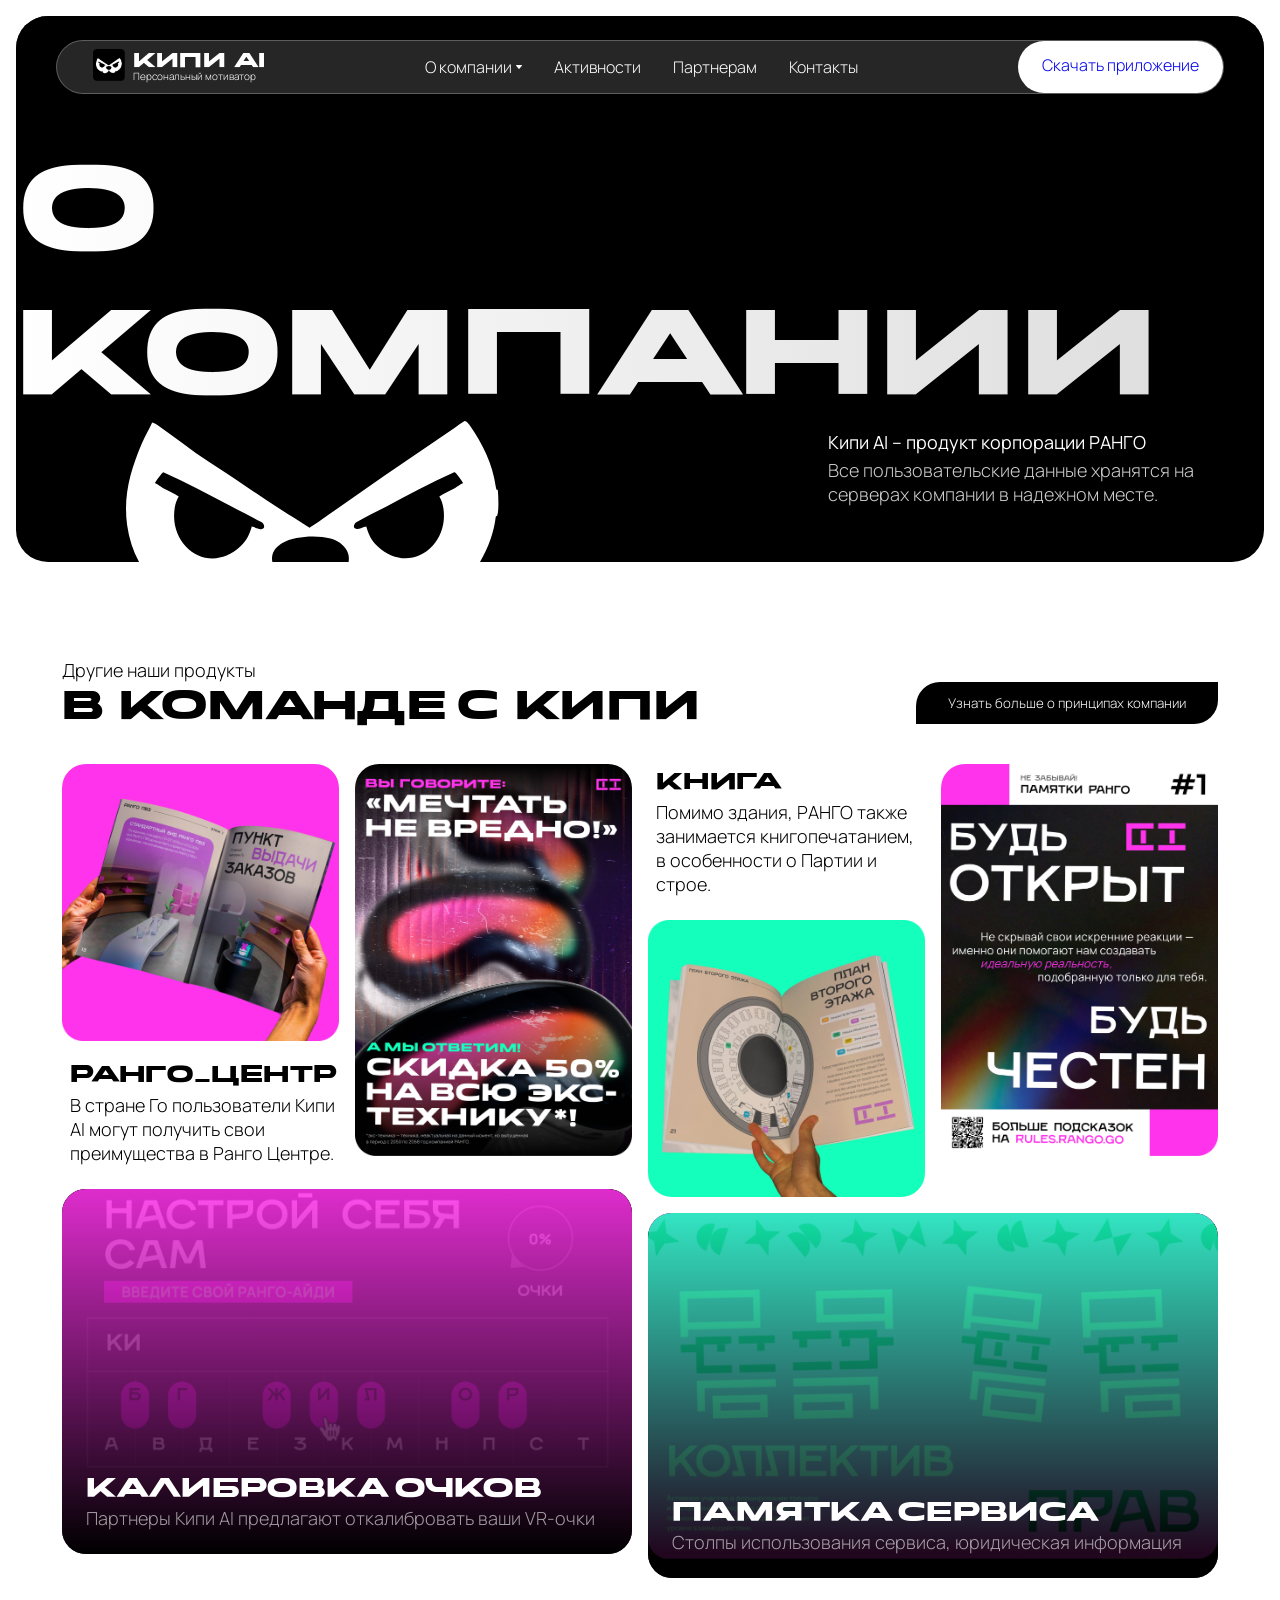
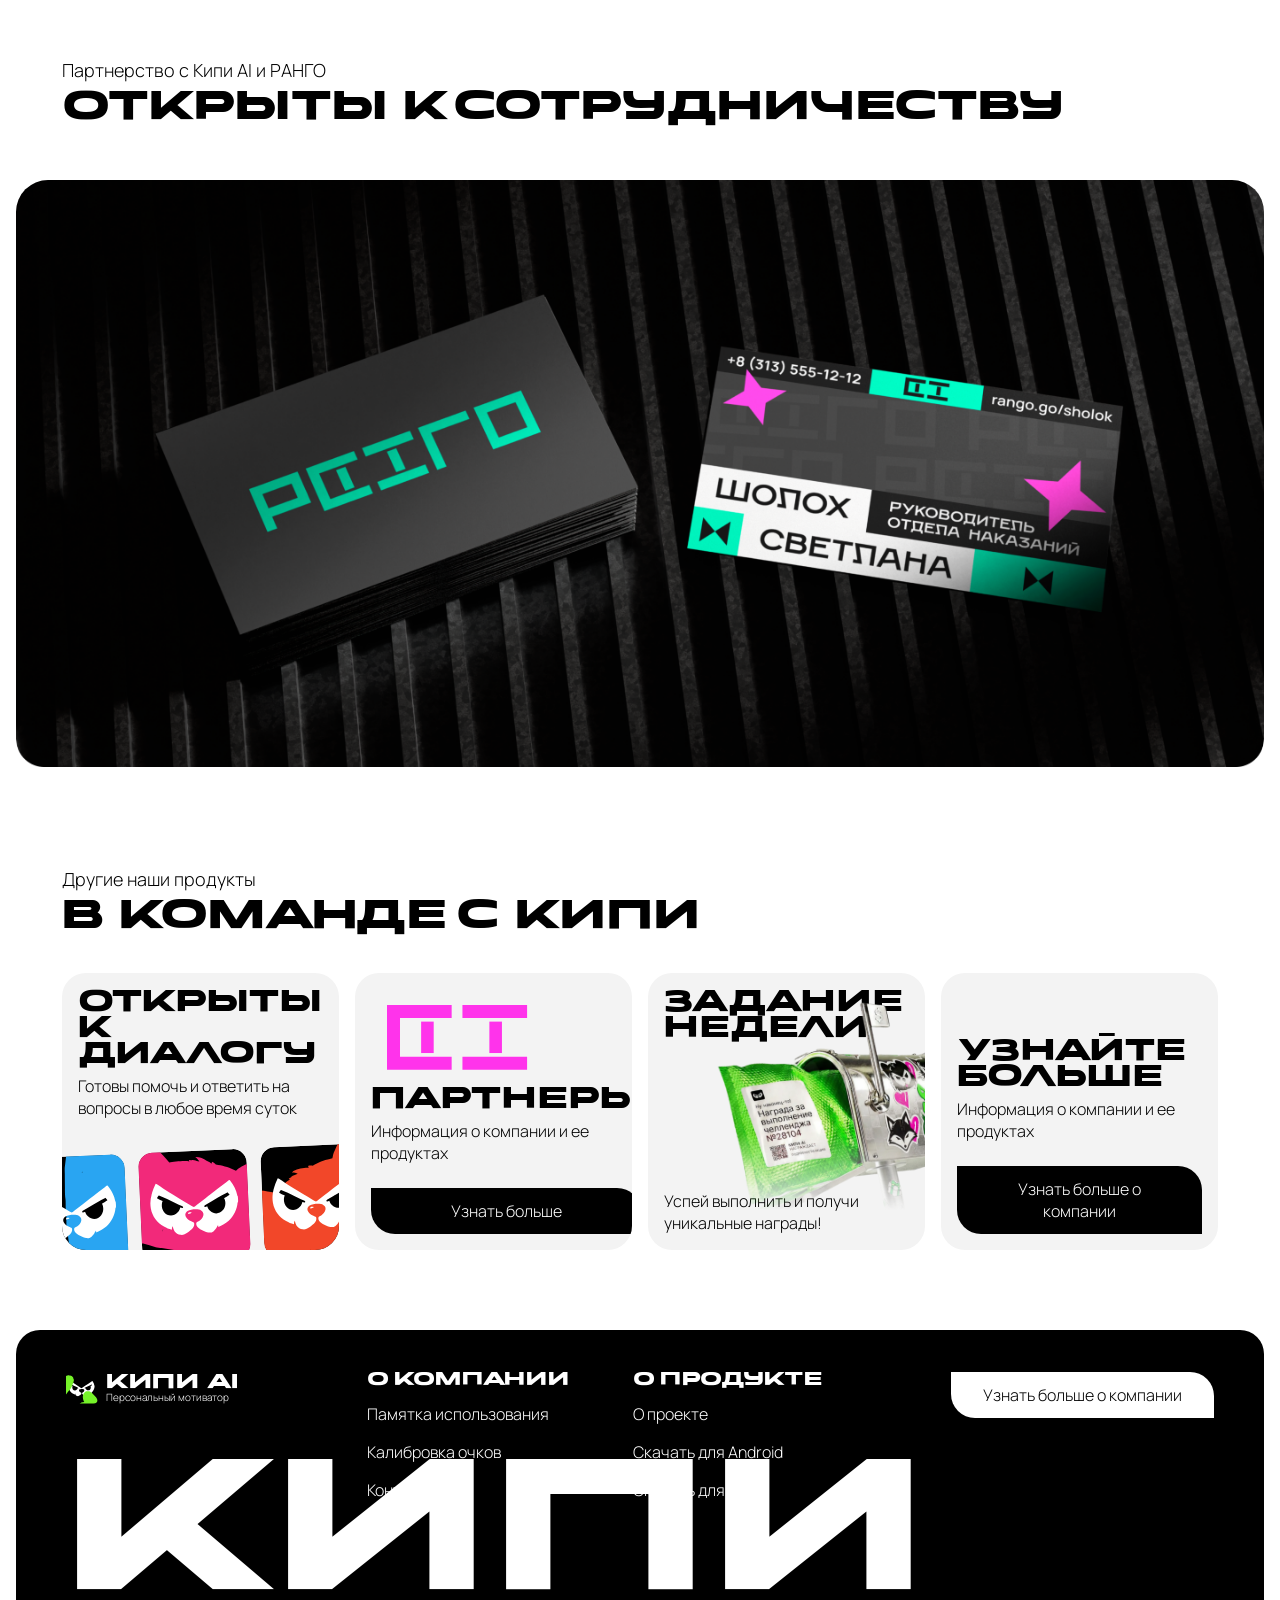
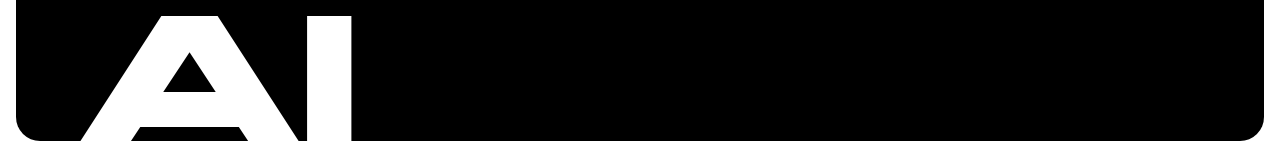
<file: about.html>
<!DOCTYPE html>
<html lang="en">
<head>
    <meta charset="UTF-8">
    <title>О компании</title>
    <link href="styles/style.css" rel="stylesheet"/>
    <link href="styles/fonts.css" rel="stylesheet"/>
    <link href="styles/about.css" rel="stylesheet"/>

    <meta name="viewport" content="width=device-width, initial-scale=1.0">

    <meta http-equiv="Cache-Control" content="no-cache, no-store, must-revalidate">
    <meta http-equiv="Pragma" content="no-cache">
    <meta http-equiv="Expires" content="0">
</head>
<body>

<div class="wrapper banner">
    <div class="nav-wrapper">
        <nav>
            <div class="nav-inner">
                <a class="logo" href="index.html">
                    <div>
                        <img alt="logo" class="logo-img" src="assets/images/logo.png"/>
                    </div>
                    <div class="logo-text">
                        <p class="logo-title">КИПИ AI</p>
                        <p class="logo-description">Персональный мотиватор</p>
                    </div>
                </a>

                <label class="nav-burger" for="navbar-burger">
                    <input type="checkbox" name="navbar-burger" id="navbar-burger" class="nav-burger-checkbox"/>

                    <img src="assets/images/burger.svg" alt="burger" class="nav-burger-image-inactive"/>
                    <img src="assets/images/burger-close.svg" alt="burger" class="nav-burger-image-active"/>
                </label>

                <div class="nav-items">
                    <a class="nav-item" href="about.html">
                        О компании
                        <img alt="dropdown" src="assets/images/dropdown-arrow.svg">
                    </a>
                    <a class="nav-item" href="activities.html">Активности</a>
                    <a class="nav-item" href="about.html#collaborate">Партнерам</a>
                    <a class="nav-item" href="about.html#collaborate">Контакты</a>
                </div>
            </div>
            <div class="nav-items-mobile">
                <div class="nav-mobile-wrapper">
                    <a class="nav-item" href="about.html">
                        О компании
                        <img alt="dropdown" src="assets/images/dropdown-arrow.svg">
                    </a>
                    <a class="nav-item" href="activities.html">Активности</a>
                    <a class="nav-item" href="about.html#collaborate">Партнерам</a>
                    <a class="nav-item" href="about.html#collaborate">Контакты</a>
                </div>
            </div>
            <a class="download-button" href="https://apps.apple.com/ru/app/orwell-keeping-an-eye-on-you/id1476541931?l=en-GB">
                Скачать приложение
            </a>
        </nav>
    </div>

    <div class="kipi">
        <img alt="kipi-mask" class="kipi-mask" src="assets/images/kipi-mask.svg">
        <img alt="kipi-eyes-angry" class="kipi-eyes kipi-eyes-angry kipi-eyes-active" src="assets/images/kipi-eyes-angry.svg">
    </div>

    <p class="banner-title">О КОМПАНИИ</p>
    <div class="banner-content banner-content-main">
        <div class="quote">
            <p class="quote-title">Кипи AI – продукт корпорации РАНГО</p>
            <p class="quote-content">
                Все пользовательские данные хранятся на серверах компании в надежном месте.
            </p>
        </div>
    </div>
</div>

<div class="rango-corp card">
    <div class="card-header">
        <div class="card-info">
            <p class="card-description">Другие наши продукты</p>
            <p class="card-title">в команде с кипи</p>
        </div>
        <button class="card-button">Узнать больше о принципах компании</button>
    </div>
    <div class="rango-corp-cards">
        <div class="rango-corp-column">
            <div class="rango-corp-small-cards">
                <div class="rango-corp-small-card">
                    <img alt="pvz" class="rango-corp-small-card-image" src="assets/images/rango/rango-center.png"/>
                    <div class="rango-corp-small-card-content">
                        <p class="rango-corp-small-card-title">
                            РАНГО_ЦЕНТР
                        </p>
                        <p class="rango-corp-small-card-description">
                            В стране Го пользователи Кипи AI могут получить свои преимущества в Ранго Центре.
                        </p>
                    </div>
                </div>
                <div class="rango-corp-small-card">
                    <img alt="dream" class="rango-corp-small-card-image" src="assets/images/rango/dream.png"/>
                </div>
            </div>
            <a class="rango-corp-big-card" href="404.html">
                <div class="rango-corp-big-card-purple"></div>
                <img alt="logo" class="rango-corp-big-card-img" src="assets/images/team/calibrate.png"/>
                <p class="rango-corp-big-card-title">
                    Калибровка очков
                </p>
                <p class="rango-corp-big-card-description">
                    Партнеры Кипи AI предлагают откалибровать ваши VR-очки
                </p>
            </a>
        </div>
        <div class="rango-corp-column">
            <div class="rango-corp-small-cards">
                <div class="rango-corp-small-card">
                    <div class="rango-corp-small-card-content">
                        <p class="rango-corp-small-card-title">
                            КНИГА
                        </p>
                        <p class="rango-corp-small-card-description">
                            Помимо здания, РАНГО также занимается книгопечатанием, в особенности о Партии и строе.
                        </p>
                    </div>
                    <img alt="book" class="rango-corp-small-card-image" src="assets/images/rango/book.png"/>
                </div>
                <div class="rango-corp-small-card">
                    <img alt="reminder" class="rango-corp-small-card-image" src="assets/images/rango/reminder.png"/>
                </div>
            </div>
            <a class="rango-corp-big-card" href="404.html">
                <div class="rango-corp-big-card-green"></div>
                <img alt="logo" class="rango-corp-big-card-img" src="assets/images/team/info.png"/>
                <p class="rango-corp-big-card-title">
                    ПАМЯТКА СЕРВИСА
                </p>
                <p class="rango-corp-big-card-description">
                    Столпы использования сервиса, юридическая информация
                </p>
            </a>
        </div>
    </div>
    <div class="rango-corp-cards-mobile">
        <div class="rango-corp-small-card">
            <img alt="pvz" class="rango-corp-small-card-image" src="assets/images/rango/rango-center.png"/>
            <div class="rango-corp-small-card-content">
                <p class="rango-corp-small-card-title">
                    РАНГО_ЦЕНТР
                </p>
                <p class="rango-corp-small-card-description">
                    В стране Го пользователи Кипи AI могут получить свои преимущества в Ранго Центре.
                </p>
            </div>
        </div>
        <div class="rango-corp-small-card">
            <img alt="dream" class="rango-corp-small-card-image" src="assets/images/rango/dream.png"/>
        </div>
        <div class="rango-corp-small-card">
            <div class="rango-corp-small-card-content">
                <p class="rango-corp-small-card-title">
                    КНИГА
                </p>
                <p class="rango-corp-small-card-description">
                    Помимо здания, РАНГО также занимается книгопечатанием, в особенности о Партии и строе.
                </p>
            </div>
            <img alt="book" class="rango-corp-small-card-image" src="assets/images/rango/book.png"/>
        </div>
        <div class="rango-corp-small-card">
            <img alt="reminder" class="rango-corp-small-card-image" src="assets/images/rango/reminder.png"/>
        </div>
    </div>

    <div class="rango-corp-cards-mobile big-cards">
        <a class="rango-corp-big-card" href="404.html">
            <div class="rango-corp-big-card-purple"></div>
            <img alt="logo" class="rango-corp-big-card-img" src="assets/images/team/calibrate.png"/>
            <p class="rango-corp-big-card-title">
                Калибровка очков
            </p>
            <p class="rango-corp-big-card-description">
                Партнеры Кипи AI предлагают откалибровать ваши VR-очки
            </p>
        </a>
        <a class="rango-corp-big-card" href="404.html">
            <div class="rango-corp-big-card-green"></div>
            <img alt="logo" class="rango-corp-big-card-img" src="assets/images/team/info.png"/>
            <p class="rango-corp-big-card-title">
                ПАМЯТКА СЕРВИСА
            </p>
            <p class="rango-corp-big-card-description">
                Столпы использования сервиса, юридическая информация
            </p>
        </a>
    </div>
</div>

<div class="collaborate card" id="collaborate">
    <div class="card-header">
        <div class="card-info">
            <p class="card-description">Партнерство с Кипи AI и РАНГО</p>
            <p class="card-title">Открыты к сотрудничеству</p>
            <p class="card-title-mobile">Открыты к сотрудни-честву</p>
        </div>
    </div>
    <div class="collaborate-content">
        <div class="collaborate-image-banner">
            <img src="assets/images/collaborate.png" alt="demo" class="collaborate-image"/>
        </div>
    </div>
</div>

<div class="team-card card">
    <div class="card-header">
        <div class="card-info">
            <p class="card-description">Другие наши продукты</p>
            <p class="card-title">в команде с кипи</p>
        </div>
    </div>
    <div class="team-card-cards">
        <div class="team-card-column">
            <div class="team-card-small-cards">
                <div class="team-card-small-card">
                    <div class="team-card-small-card-content">
                        <p class="team-card-small-card-title">
                            Открыты к диалогу
                        </p>
                        <p class="team-card-small-card-description">
                            Готовы помочь и ответить на вопросы в любое время суток
                        </p>
                    </div>
                    <img alt="support-card" src="assets/images/team/support-card.svg" class="team-card-small-card-support-image"/>
                </div>
                <div class="team-card-small-card">
                    <div class="team-card-small-card-content">
                        <div class="team-card-small-card-partners-image-wrapper">
                            <img alt="support-card" src="assets/images/team/partners-info.svg" class="team-card-small-card-partners-image"/>
                        </div>
                        <p class="team-card-small-card-title">
                            ПАРТНЕРЫ
                        </p>
                        <p class="team-card-small-card-description">
                            Информация о компании и ее продуктах
                        </p>
                        <a class="card-button team-card-small-card-button reversed-button" href="index.html#partners">
                            Узнать больше
                        </a>
                    </div>
                </div>
            </div>
        </div>
        <div class="team-card-column">
            <div class="team-card-small-cards">
                <div class="team-card-small-card team-card-small-card-weekly">
                    <img alt="support-card" src="assets/images/team/weekly-task.png" class="team-card-small-card-weekly-image"/>
                    <div class="team-card-small-card-content">
                        <p class="team-card-small-card-title">
                            Задание недели
                        </p>
                        <p class="team-card-small-card-description">
                            Успей выполнить и получи уникальные награды!
                        </p>
                    </div>
                </div>
                <div class="team-card-small-card team-card-small-card-more">
                    <div class="team-card-small-card-content">
                        <p class="team-card-small-card-title">
                            Узнайте больше
                        </p>
                        <p class="team-card-small-card-description">
                            Информация о компании и ее продуктах
                        </p>
                        <a class="card-button team-card-small-card-button reversed-button" href="about.html">
                            Узнать больше о компании
                        </a>
                    </div>
                </div>
            </div>
        </div>
    </div>
    <div class="team-card-small-card team-card-mobile dialogue">
        <div class="team-card-small-card-content">
            <p class="team-card-small-card-title">
                Открыты к диалогу
            </p>
            <p class="team-card-small-card-description">
                Готовы помочь и ответить на вопросы в любое время суток
            </p>
        </div>
        <img alt="support-card" src="assets/images/team/support-card.svg" class="team-card-small-card-support-image"/>
    </div>
    <div class="team-card-small-card team-card-small-card-more team-card-mobile">
        <div class="team-card-small-card-content">
            <p class="team-card-small-card-title">
                Узнайте больше
            </p>
            <p class="team-card-small-card-description">
                Информация о компании и ее продуктах
            </p>
            <a class="card-button team-card-small-card-button reversed-button" href="about.html">
                Узнать больше о компании
            </a>
        </div>
    </div>
</div>


<footer>
    <div class="footer-columns">
        <div class="logo">
            <img src="assets/images/footer-logo.svg" alt="footer-logo" class="logo-img">
            <div class="logo-text">
                <p class="logo-title">КИПИ AI</p>
                <p class="logo-description">Персональный мотиватор</p>
            </div>
        </div>
        <div class="footer-content-columns">
            <div class="footer-content-column">
                <p class="footer-content-column-header">О компании</p>
                <div class="footer-content-column-menu">
                    <a class="footer-content-column-menu-tile" href="https://cheburcheck.ru">Памятка использования</a>
                    <a class="footer-content-column-menu-tile" href="https://ntc.party">Калибровка очков</a>
                    <a class="footer-content-column-menu-tile" href="about.html#collaborate">Контакты</a>
                </div>
            </div>
            <div class="footer-content-column">
                <p class="footer-content-column-header">О продукте</p>
                <div class="footer-content-column-menu">
                    <a class="footer-content-column-menu-tile" href="index.html">О проекте</a>
                    <a class="footer-content-column-menu-tile" href="https://play.google.com/store/apps/details?id=com.llc3909.papersplease&hl=en&pli=1">Скачать для Android</a>
                    <a class="footer-content-column-menu-tile" href="https://apps.apple.com/ru/app/orwell-keeping-an-eye-on-you/id1476541931?l=en-GB">Скачать для iOS</a>
                </div>
            </div>
        </div>
        <a class="footer-button card-button inverted-button reversed-button" href="about.html">
            Узнать больше о компании
        </a>
    </div>
    <p class="footer-bottom-title">
        КИПИ AI
    </p>
</footer>

<script src="js/move-horizontally.js"></script>
</body>
</html>
</file>
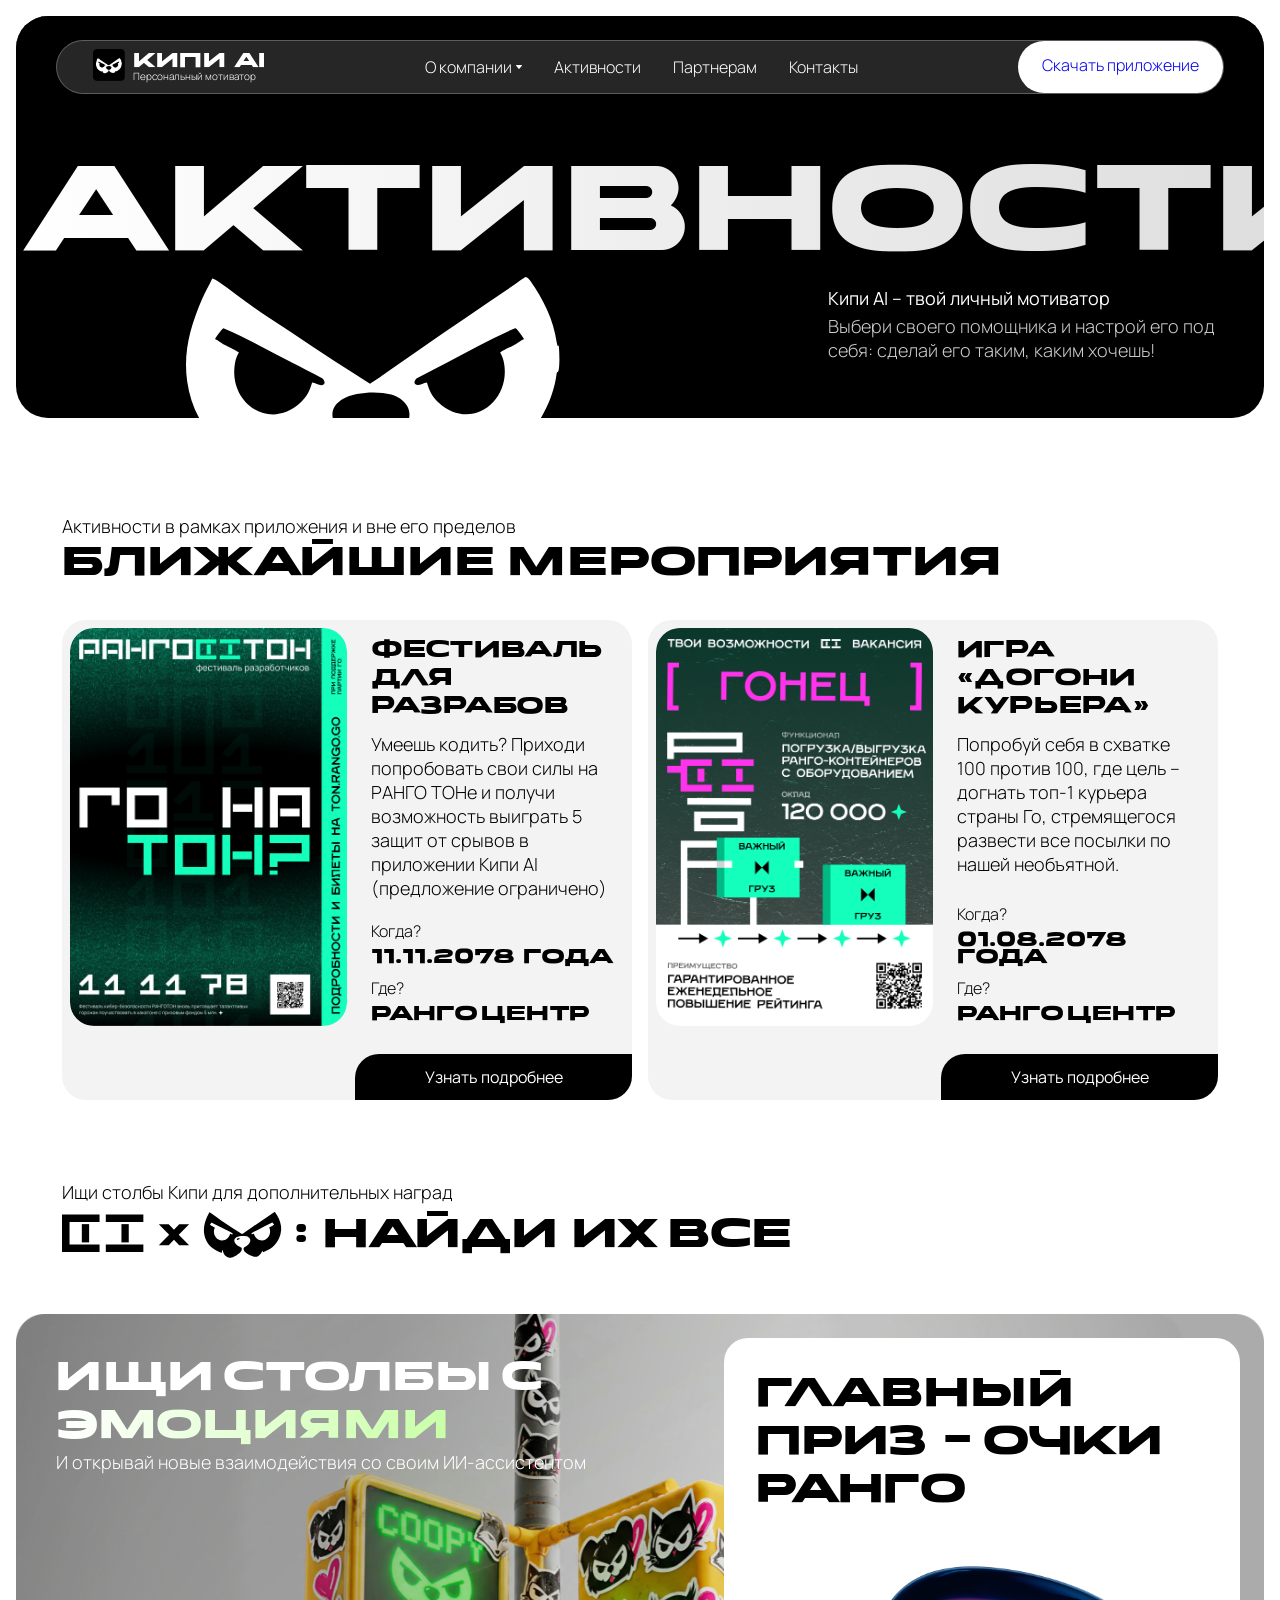
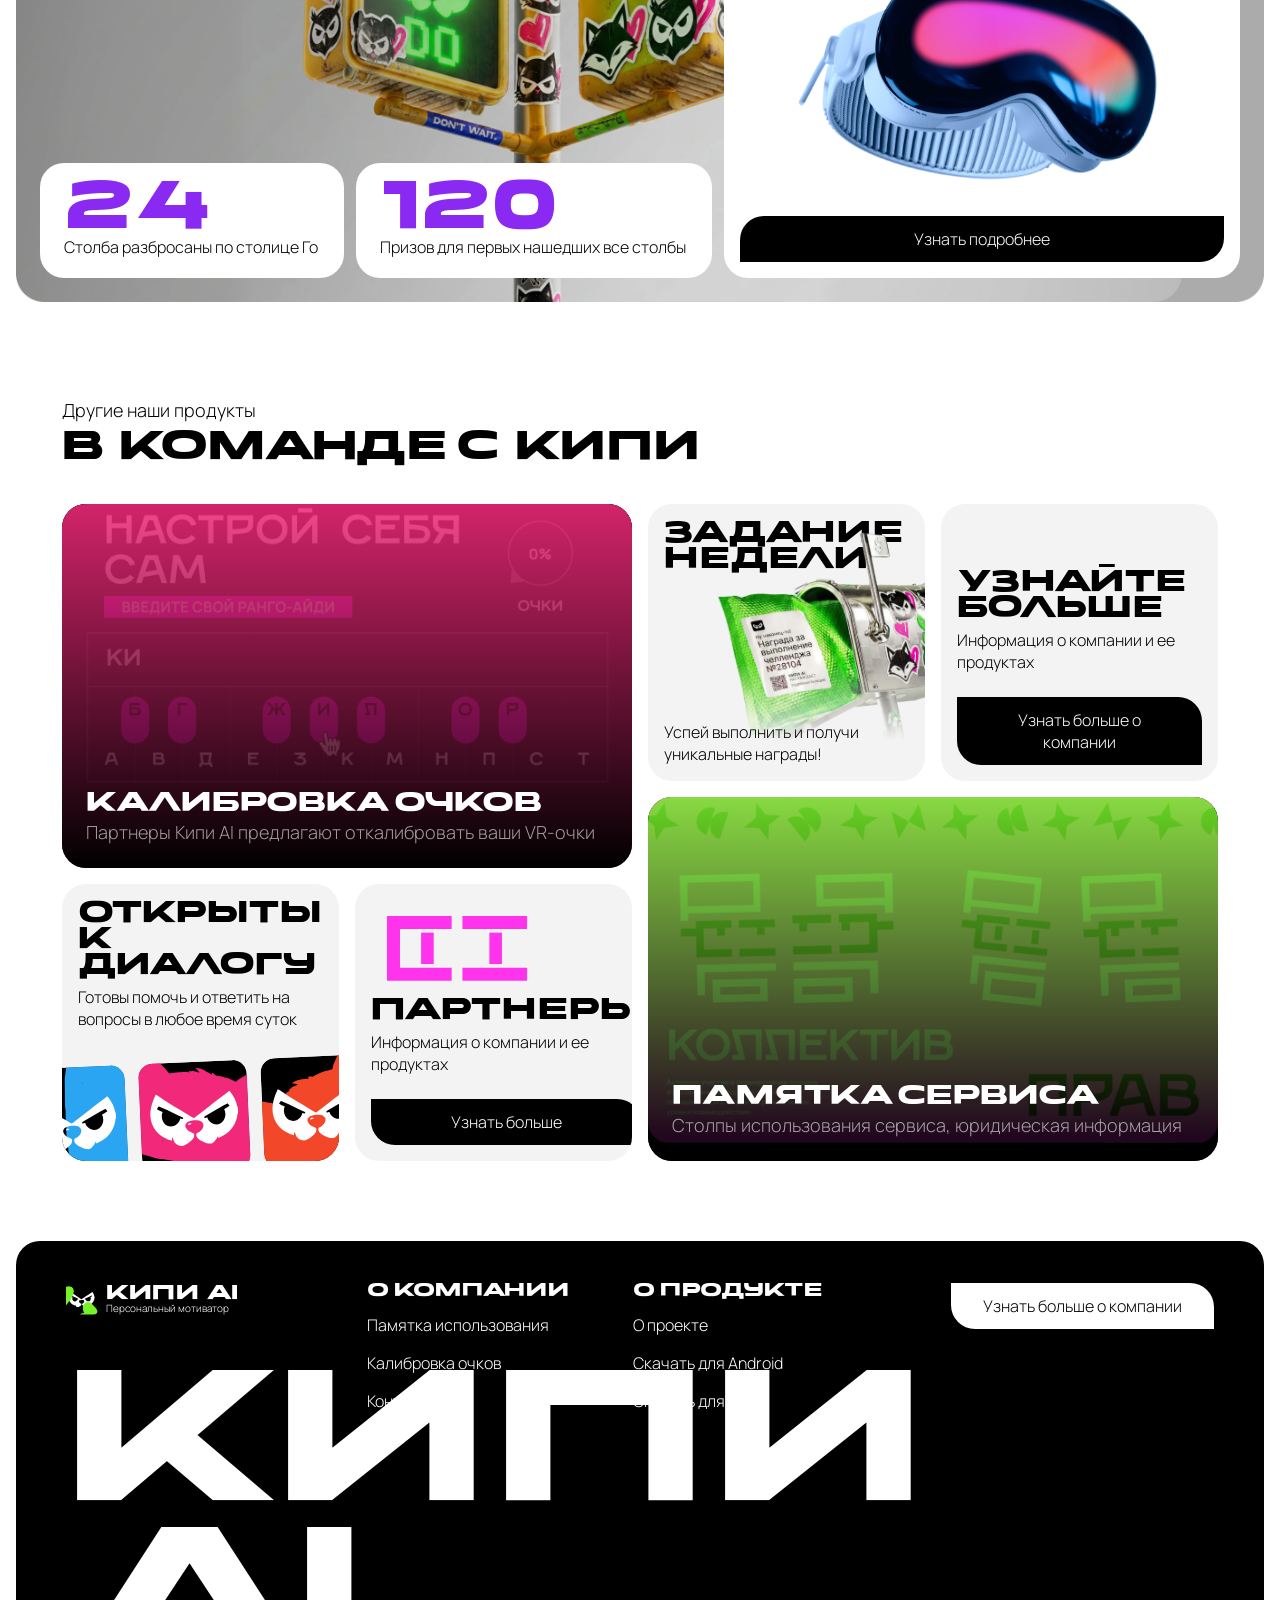
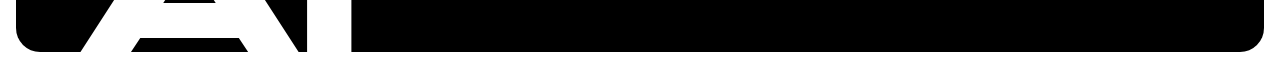
<file: activities.html>
<!DOCTYPE html>
<html lang="en">
<head>
    <meta charset="UTF-8">
    <title>Активности</title>
    <link href="styles/style.css" rel="stylesheet"/>
    <link href="styles/fonts.css" rel="stylesheet"/>
    <link href="styles/activities.css" rel="stylesheet"/>

    <meta name="viewport" content="width=device-width, initial-scale=1.0">

    <meta http-equiv="Cache-Control" content="no-cache, no-store, must-revalidate">
    <meta http-equiv="Pragma" content="no-cache">
    <meta http-equiv="Expires" content="0">
</head>
<body>

<div class="wrapper banner">
    <div class="nav-wrapper">
        <nav>
            <div class="nav-inner">
                <a class="logo" href="index.html">
                    <div>
                        <img alt="logo" class="logo-img" src="assets/images/logo.png"/>
                    </div>
                    <div class="logo-text">
                        <p class="logo-title">КИПИ AI</p>
                        <p class="logo-description">Персональный мотиватор</p>
                    </div>
                </a>

                <label class="nav-burger" for="navbar-burger">
                    <input type="checkbox" name="navbar-burger" id="navbar-burger" class="nav-burger-checkbox"/>

                    <img src="assets/images/burger.svg" alt="burger" class="nav-burger-image-inactive"/>
                    <img src="assets/images/burger-close.svg" alt="burger" class="nav-burger-image-active"/>
                </label>

                <div class="nav-items">
                    <a class="nav-item" href="about.html">
                        О компании
                        <img alt="dropdown" src="assets/images/dropdown-arrow.svg">
                    </a>
                    <a class="nav-item" href="activities.html">Активности</a>
                    <a class="nav-item" href="about.html#collaborate">Партнерам</a>
                    <a class="nav-item" href="about.html#collaborate">Контакты</a>
                </div>
            </div>

            <div class="nav-items-mobile">
                <div class="nav-mobile-wrapper">
                    <a class="nav-item" href="about.html">
                        О компании
                        <img alt="dropdown" src="assets/images/dropdown-arrow.svg">
                    </a>
                    <a class="nav-item" href="activities.html">Активности</a>
                    <a class="nav-item" href="about.html#collaborate">Партнерам</a>
                    <a class="nav-item" href="about.html#collaborate">Контакты</a>
                </div>
            </div>
            <a class="download-button" href="https://apps.apple.com/ru/app/orwell-keeping-an-eye-on-you/id1476541931?l=en-GB">
                Скачать приложение
            </a>
        </nav>
    </div>

    <div class="kipi">
        <img alt="kipi-mask" class="kipi-mask" src="assets/images/kipi-mask.svg">
        <img alt="kipi-eyes-angry" class="kipi-eyes kipi-eyes-angry kipi-eyes-active" src="assets/images/kipi-eyes-angry.svg">
    </div>

    <p class="banner-title">АКТИВНОСТИ</p>
    <div class="banner-content banner-content-main">
        <div class="quote">
            <p class="quote-title">Кипи AI – твой личный мотиватор</p>
            <p class="quote-content">
                Выбери своего помощника и настрой его под себя: сделай его таким, каким хочешь!
            </p>
        </div>
    </div>
</div>

<div class="activities card">
    <div class="card-header">
        <div class="card-info">
            <p class="card-description">Активности в рамках приложения и вне его пределов</p>
            <p class="card-title">БЛИЖАЙШИЕ МЕРОПРИЯТИЯ</p>

            <p class="card-description-mobile">Активности в рамках приложения и вне его пределов</p>
            <p class="card-title-mobile">БЛИЖАЙ-ШИЕ МЕРОПРИ-ЯТИЯ</p>
        </div>
    </div>
    <div class="activity-cards">
        <div class="activity-card">
            <img alt="rangoton" class="activity-card-image" src="assets/images/activities/rangoton.png"/>
            <div class="activity-content-wrapper">
                <div class="activity-content">
                    <div class="activity-info">
                        <p class="activity-title">
                            ФЕСТИВАЛЬ для разрабов
                        </p>
                        <p class="activity-description">
                            Умеешь кодить? Приходи попробовать свои силы на РАНГО ТОНе и получи возможность выиграть 5 защит от срывов в приложении Кипи AI (предложение ограничено)
                        </p>
                    </div>
                    <div class="activity-fields">
                        <div class="activity-field">
                            <p class="activity-field-title">Когда?</p>
                            <p class="activity-field-value">11.11.2078 года</p>
                        </div>
                        <div class="activity-field">
                            <p class="activity-field-title">Где?</p>
                            <p class="activity-field-value">РАНГО ЦЕНТР</p>
                        </div>
                    </div>
                </div>
                <button class="activity-button card-button" onclick="showModal()">
                    Узнать подробнее
                </button>
            </div>
        </div>

        <div class="activity-card">
            <img alt="catcher" class="activity-card-image" src="assets/images/activities/catcher.png"/>
            <div class="activity-content-wrapper">
                <div class="activity-content">
                    <div class="activity-info">
                        <p class="activity-title">
                            Игра «ДОГОНИ КУРЬЕРА»
                        </p>
                        <p class="activity-description">
                            Попробуй себя в схватке 100 против 100, где цель – догнать топ-1 курьера страны Го, стремящегося развести все посылки по нашей необъятной.
                        </p>
                    </div>
                    <div class="activity-fields">
                        <div class="activity-field">
                            <p class="activity-field-title">Когда?</p>
                            <p class="activity-field-value">01.08.2078 года</p>
                        </div>
                        <div class="activity-field">
                            <p class="activity-field-title">Где?</p>
                            <p class="activity-field-value">РАНГО ЦЕНТР</p>
                        </div>
                    </div>
                </div>
                <button class="activity-button card-button" onclick="showModal()">
                    Узнать подробнее
                </button>
            </div>
        </div>
    </div>
</div>

<div class="card">
    <div class="card-header">
        <div class="card-info">
            <p class="card-description">Ищи столбы Кипи для дополнительных наград</p>
            <div class="card-title search-card-title">
                <img alt="collab" class="search-card-title-image" src="assets/images/activities/collbas.svg"/>
                <span class="mobile-hide">: НАЙДИ ИХ ВСЕ</span>
                <span class="mobile-show">НАЙДИ ИХ ВСЕ</span>
            </div>
        </div>
    </div>
    <div class="search-card-content">
        <img src="assets/images/activities/search.png" alt="search" class="search-card-image"/>
        <div class="search-card-content-wrapper">
            <div class="search-card-content-main">
                <div class="search-card-content-main-content">
                    <p class="search-card-content-main-content-title">
                        ИЩИ СТОЛБЫ С
                        <span>ЭМОЦИЯМИ</span>
                    </p>
                    <p class="search-card-content-main-content-description">
                        И открывай новые взаимодействия со своим ИИ-ассистентом
                    </p>
                </div>
                <div class="search-card-content-main-cards">
                    <div class="search-card-content-main-card">
                        <p class="search-card-content-main-card-value">24</p>
                        <p class="search-card-content-main-card-title">Столба разбросаны по столице Го</p>
                    </div>
                    <div class="search-card-content-main-card">
                        <p class="search-card-content-main-card-value">120</p>
                        <p class="search-card-content-main-card-title">Призов для первых нашедших все столбы</p>
                    </div>
                </div>
            </div>
            <div class="search-card-content-prize">
                <p class="search-card-content-prize-title">Главный приз — ОЧКИ РАНГО</p>
                <img src="assets/images/activities/search-prize.png" alt="search-prize" class="search-card-content-prize-image"/>
                <button class="card-button search-card-content-prize-button" onclick="showModal()">
                    Узнать подробнее
                </button>
            </div>
        </div>
    </div>

    <div class="search-card-content-main-cards-mobile">
        <div class="search-card-content-main-card">
            <p class="search-card-content-main-card-value">24</p>
            <p class="search-card-content-main-card-title">Столба разбросаны по столице Го</p>
        </div>
        <div class="search-card-content-main-card">
            <p class="search-card-content-main-card-value">120</p>
            <p class="search-card-content-main-card-title">Призов для первых нашедших все столбы</p>
        </div>
    </div>
</div>

<div class="team-card card">
    <div class="card-header">
        <div class="card-info">
            <p class="card-description">Другие наши продукты</p>
            <p class="card-title">в команде с кипи</p>
        </div>
    </div>
    <div class="team-card-cards">
        <div class="team-card-column">
            <a class="team-card-big-card" href="404.html">
                <div class="team-card-big-card-purple"></div>
                <img alt="logo" class="team-card-big-card-img" src="assets/images/team/calibrate.png"/>
                <p class="team-card-big-card-title">
                    Калибровка очков
                </p>
                <p class="team-card-big-card-description">
                    Партнеры Кипи AI предлагают откалибровать ваши VR-очки
                </p>
            </a>
            <div class="team-card-small-cards">
                <div class="team-card-small-card">
                    <div class="team-card-small-card-content">
                        <p class="team-card-small-card-title">
                            Открыты к диалогу
                        </p>
                        <p class="team-card-small-card-description">
                            Готовы помочь и ответить на вопросы в любое время суток
                        </p>
                    </div>
                    <img alt="support-card" src="assets/images/team/support-card.svg" class="team-card-small-card-support-image"/>
                </div>
                <div class="team-card-small-card">
                    <div class="team-card-small-card-content">
                        <div class="team-card-small-card-partners-image-wrapper">
                            <img alt="support-card" src="assets/images/team/partners-info.svg" class="team-card-small-card-partners-image"/>
                        </div>
                        <p class="team-card-small-card-title">
                            ПАРТНЕРЫ
                        </p>
                        <p class="team-card-small-card-description">
                            Информация о компании и ее продуктах
                        </p>
                        <a class="card-button team-card-small-card-button reversed-button" href="index.html#partners">
                            Узнать больше
                        </a>
                    </div>
                </div>
            </div>
        </div>
        <div class="team-card-column">
            <a class="team-card-big-card" href="404.html">
                <div class="team-card-big-card-green"></div>
                <img alt="logo" class="team-card-big-card-img" src="assets/images/team/info.png"/>
                <p class="team-card-big-card-title">
                    ПАМЯТКА СЕРВИСА
                </p>
                <p class="team-card-big-card-description">
                    Столпы использования сервиса, юридическая информация
                </p>
            </a>
            <div class="team-card-small-cards">
                <div class="team-card-small-card team-card-small-card-weekly">
                    <img alt="support-card" src="assets/images/team/weekly-task.png" class="team-card-small-card-weekly-image"/>
                    <div class="team-card-small-card-content">
                        <p class="team-card-small-card-title">
                            Задание недели
                        </p>
                        <p class="team-card-small-card-description">
                            Успей выполнить и получи уникальные награды!
                        </p>
                    </div>
                </div>
                <div class="team-card-small-card team-card-small-card-more">
                    <div class="team-card-small-card-content">
                        <p class="team-card-small-card-title">
                            Узнайте больше
                        </p>
                        <p class="team-card-small-card-description">
                            Информация о компании и ее продуктах
                        </p>
                        <a class="card-button team-card-small-card-button reversed-button" href="about.html">
                            Узнать больше о компании
                        </a>
                    </div>
                </div>
            </div>
        </div>
    </div>

    <div class="team-card-small-card team-card-small-card-mobile team-card-small-card-weekly">
        <img alt="support-card" src="assets/images/team/weekly-task.png" class="team-card-small-card-weekly-image"/>
        <div class="team-card-small-card-content">
            <p class="team-card-small-card-title">
                Задание недели
            </p>
            <p class="team-card-small-card-description">
                Успей выполнить и получи уникальные награды!
            </p>
        </div>
    </div>

    <div class="team-card-small-card team-card-small-card-mobile team-card-small-card-mobile-partners">
        <div class="team-card-small-card-content">
            <div class="team-card-small-card-partners-image-wrapper">
                <img alt="support-card" src="assets/images/team/partners-info.svg" class="team-card-small-card-partners-image"/>
            </div>
            <p class="team-card-small-card-title">
                ПАРТНЕРЫ
            </p>
            <p class="team-card-small-card-description">
                Информация о компании и ее продуктах
            </p>
            <a class="card-button team-card-small-card-button reversed-button" href="index.html#partners">
                Узнать больше
            </a>
        </div>
    </div>
</div>

<footer>
    <div class="footer-columns">
        <div class="logo">
            <img src="assets/images/footer-logo.svg" alt="footer-logo" class="logo-img">
            <div class="logo-text">
                <p class="logo-title">КИПИ AI</p>
                <p class="logo-description">Персональный мотиватор</p>
            </div>
        </div>
        <div class="footer-content-columns">
            <div class="footer-content-column">
                <p class="footer-content-column-header">О компании</p>
                <div class="footer-content-column-menu">
                    <a class="footer-content-column-menu-tile" href="https://cheburcheck.ru">Памятка использования</a>
                    <a class="footer-content-column-menu-tile" href="https://ntc.party">Калибровка очков</a>
                    <a class="footer-content-column-menu-tile" href="about.html#collaborate">Контакты</a>
                </div>
            </div>
            <div class="footer-content-column">
                <p class="footer-content-column-header">О продукте</p>
                <div class="footer-content-column-menu">
                    <a class="footer-content-column-menu-tile" href="index.html">О проекте</a>
                    <a class="footer-content-column-menu-tile" href="https://play.google.com/store/apps/details?id=com.llc3909.papersplease&hl=en&pli=1">Скачать для Android</a>
                    <a class="footer-content-column-menu-tile" href="https://apps.apple.com/ru/app/orwell-keeping-an-eye-on-you/id1476541931?l=en-GB">Скачать для iOS</a>
                </div>
            </div>
        </div>
        <a class="footer-button card-button inverted-button reversed-button" href="about.html">
            Узнать больше о компании
        </a>
    </div>
    <p class="footer-bottom-title">
        КИПИ AI
    </p>
</footer>

<div class="modal-wrapper">
    <div class="modal">
        <button onclick="closeModal()" class="modal-close-button">
            <img src="assets/images/modal-close.svg" alt="close" class="modal-close"/>
        </button>
        <form action="#" class="modal-form">
            <p class="modal-title">Оставить заявку</p>
            <div class="modal-field-wrapper">
                <label for="name" class="modal-field-title">Ваше имя</label>
                <input id="name" name="name" type="text" class="modal-field-input" placeholder="Иванов Иван" required/>
                <p class="modal-field-invalid">Заполните это поле</p>
            </div>
            <div class="modal-field-wrapper">
                <label for="phone" class="modal-field-title">Телефон для связи</label>
                <input id="phone" name="phone" type="text" class="modal-field-input" placeholder="+7 (927) 000-00-00" required/>
                <p class="modal-field-invalid">Заполните это поле</p>
            </div>
            <div class="modal-field-wrapper">
                <label for="email" class="modal-field-title">Электронная почта</label>
                <input id="email" name="email" type="text" class="modal-field-input" placeholder="example@ya.ru" required/>
                <p class="modal-field-invalid">Заполните это поле</p>
            </div>

            <div class="modal-checkbox-wrapper">
                <input id="agree" name="agree" type="checkbox" class="modal-checkbox" required/>
                <label for="agree" class="modal-checkbox-title">Я согласен(а) на обработку персональных данных</label>
            </div>

            <button class="modal-button">
                Оставить заявку
            </button>
            <p class="modal-info">
                Нажимая кнопку Вы соглашаетесь с правилами и Политикой конфиденциальности ресурса.
            </p>
        </form>
    </div>
</div>

<script src="js/move-horizontally.js"></script>
<script src="js/modal.js"></script>

</body>
</html>
</file>
<file: styles/style.css>
* {
    margin: 0;
    padding: 0;
    box-sizing: border-box;
    text-decoration: none;
    border: none;
}

a, button {
    cursor: pointer;
}

:root {
    --big-side-margin: 62px;
    --small-side-margin: 16px;

    --small-radius: 24px;
    --big-radius: 32px;

    --card-padding: 24px;
    --card-small-padding: 16px;

    --calm: rgba(118, 242, 41, 1);
    --angry: rgba(242, 71, 41, 1);
    --sad: rgba(138, 41, 242, 1);
    --lovely: rgba(242, 41, 122, 1);
}

@media screen and (max-width: 576px) {
    :root {
        --big-side-margin: 16px;
        --small-side-margin: 16px;
    }
}

body {
    display: flex;
    flex-direction: column;
    gap: 80px;
    align-items: stretch;
}

body.modal-open {
    overflow: hidden;
}

.wrapper {
    margin: 16px;
}

.banner {
    border-radius: var(--big-radius);
    background: var(--angry);
    overflow: hidden;
    color: #fff;

    display: flex;
    flex-direction: column;
}

.nav-wrapper {
    padding: var(--card-padding) 40px 48px;
    background: linear-gradient(to bottom, rgba(0, 0, 0, 0.8), rgba(0, 0, 0, 0));
}

nav {
    display: flex;
    flex-direction: row;
    align-items: center;
    justify-content: start;

    /* Semi-transparent background tint */
    background: rgba(255, 255, 255, 0.15);

    /* The frosted glass blur effect */
    backdrop-filter: blur(20px);
    -webkit-backdrop-filter: blur(20px); /* Safari support */

    /* Subtle light-reflective border */
    border: 1px solid rgba(255, 255, 255, 0.25);

    /* Smooth edges and a soft shadow for depth */
    border-radius: 50vh;
    box-shadow: 0 8px 32px rgba(0, 0, 0, 0.1);
}

.nav-inner {
    display: flex;
    flex-direction: row;
    align-items: center;
    justify-content: start;
    padding: 8px 0 8px 36px;
    flex: 1;
}

.nav-items {
    display: flex;
    flex-direction: row;
    align-items: center;
    justify-content: center;
    gap: 32px;

    font-family: "Manrope", sans-serif;
    margin: 0 auto;
}

.nav-items-mobile {
    display: none;
    font-family: "Manrope", sans-serif;
    overflow: hidden;
}

.nav-item {
    display: flex;
    flex-direction: row;
    align-items: center;
    justify-content: center;
    gap: 4px;

    font-size: 16px;
    line-height: 150%;
    letter-spacing: 3%;
    vertical-align: middle;
    color: #fff;
}

.download-button {
    align-self: stretch;
    background: #ffffff;
    padding: 12px 24px;
    font-family: "Manrope", sans-serif;
    font-weight: 400;
    font-size: 16px;
    line-height: 150%;
    letter-spacing: 3%;
    vertical-align: middle;
    border-radius: 50vh;
}

.nav-burger {
    display: none;
}

.nav-burger-checkbox {
    display: none;
}

.logo {
    display: flex;
    flex-direction: row;
    align-items: center;
    justify-content: center;
    gap: 8px;

    height: min-content;
    color: #fff;
}

.logo-img {
    height: 32px;
}

.logo-title {
    font-size: 12px;
    font-family: "Onder", sans-serif;
}

.logo-description {
    font-size: 10px;
    font-family: "Manrope", sans-serif;
}

.banner-content {
    display: flex;
}

/* KIPI */
.kipi {
    display: flex;
    position: relative;
    width: 40%;
}

.kipi .kipi-mask {
    width: 100%;
    height: auto;
}

.kipi .kipi-eyes {
    width: 100%;
    position: absolute;
}

.card {
    display: flex;
    flex-direction: column;
    align-items: stretch;
    justify-content: flex-start;
    gap: 40px;
}

.card-header {
    display: flex;
    flex-direction: row;
    align-items: flex-end;
    justify-content: space-between;
    gap: 16px;
    margin: 0 var(--big-side-margin);
}

.card-info {
    display: flex;
    flex-direction: column;
    align-items: flex-start;
    justify-content: flex-start;
    gap: 8px;
}

.card-description, .card-description-mobile {
    font-family: "Manrope", sans-serif;
    font-weight: 400;
    font-size: 18px;
}

.card-title-mobile, .card-description-mobile {
    display: none;
}

.card-title, .card-title-mobile {
    font-family: "Onder", sans-serif;
    font-size: 24px;
}

.card-button {
    padding: 12px 32px;
    gap: 8px;

    color: #fff;
    background: #000;

    text-align: center;
    font-family: "Manrope", sans-serif;

    border-radius: 24px 0;

    &.inverted-button {
        color: #000;
        background: #fff;
    }

    &.reversed-button {
        border-radius: 0 24px;
    }

    &:hover {
        color: var(--calm);
    }
}

nav a:hover {
    color: var(--calm);
}

footer {
    position: relative;
    border-radius: var(--small-radius);
    margin: 0 var(--small-side-margin);
    background: #000;
    color: #fff;
    padding: 42px 50px 240px;
    overflow: hidden;
    margin-bottom: var(--small-side-margin);
}

.footer-columns {
    display: flex;
    flex-direction: row;
    align-items: flex-start;
    justify-content: space-between;
    gap: 128px;
}

.footer-content-columns {
    display: flex;
    flex-direction: row;
    align-items: flex-start;
    justify-content: space-between;
    gap: 64px;
}

.footer-content-column {
    display: flex;
    flex-direction: column;
    align-items: flex-start;
    justify-content: flex-start;
    gap: 16px;
}

.footer-content-column-header {
    font-family: "Onder", sans-serif;
    font-size: 11px;
}

.footer-content-column-menu-tile {
    font-family: "Manrope", sans-serif;
    font-weight: 400;
    font-size: 16px;
    cursor: pointer;
    color: #fff;
}

.footer-content-column-menu {
    display: flex;
    flex-direction: column;
    align-items: flex-start;
    justify-content: flex-start;
    gap: 16px;
}

.footer-button {
    font-size: 16px;
}

.footer-bottom-title {
    font-family: "Onder", sans-serif;
    font-weight: 500;
    font-size: 111px;
    position: absolute;
    bottom: -27px;
}


.team-card-cards {
    margin: 0 var(--big-side-margin);
    display: grid;
    grid-template-columns: repeat(2, 1fr);
    gap: 16px;
}

.team-card-column {
    display: flex;
    flex-direction: column;
    &:nth-child(even) {
        flex-direction: column-reverse;
    }
    gap: 16px;
    align-items: flex-start;
    justify-content: flex-start;
}

.team-card-big-card {
    position: relative;
    width: 100%;
    aspect-ratio: 1.5625;
    padding: 24px;

    display: flex;
    flex-direction: column;
    align-items: flex-start;
    justify-content: flex-end;
    gap: 6px;

    background: rgba(0, 0, 0, 1);
    border-radius: var(--small-radius);
    overflow: hidden;
}

.team-card-big-card:hover .team-card-big-card-img {
    transform: scale(1.05);
}

.team-card-big-card-purple {
    position: absolute;
    inset: 0;
    background: linear-gradient(180deg, rgba(242, 41, 122, 0.87) 0%, rgba(0, 0, 0, 0.87) 100%);
    z-index: 2;
}

.team-card-big-card-green {
    position: absolute;
    inset: 0;
    background: linear-gradient(180deg, rgba(118, 242, 41, 0.87) 0%, rgba(0, 0, 0, 0.87) 93.26%);
    z-index: 2;
}

.team-card-big-card-img {
    position: absolute;
    top: 0;
    left: 0;
    width: 100%;
    z-index: 1;

    transition: transform 0.2s ease-in-out;
}

.team-card-big-card-purple .team-card-big-card-img {
    top: 21px;
}

.team-card-big-card-title {
    font-family: "Onder", sans-serif;
    font-size: 16px;
    color: #fff;
    z-index: 3;
}

.team-card-big-card-description {
    font-family: "Manrope", sans-serif;
    font-weight: 400;
    font-size: 18px;
    opacity: 0.6;
    color: #fff;
    z-index: 3;
}

.team-card-small-cards {
    display: grid;
    grid-template-columns: repeat(2, 1fr);
    gap: 16px;
    width: 100%;
}

.team-card-small-card {
    display: flex;
    flex-direction: column;
    justify-content: flex-start;
    align-items: flex-start;
    gap: 8px;
    border-radius: 24px;
    background: rgba(243, 243, 243, 1);
    overflow: hidden;
    aspect-ratio: 1;
}

.team-card-small-card-content {
    display: flex;
    flex-direction: column;
    justify-content: flex-start;
    align-items: flex-start;
    gap: 8px;
    padding: 16px;
    height: 100%;
}

.team-card-big-card-title {
    font-family: "Onder", sans-serif;
    font-size: 16px;
    color: #fff;
    z-index: 3;
}

.team-card-big-card-description {
    font-family: "Manrope", sans-serif;
    font-weight: 400;
    font-size: 18px;
    opacity: 0.6;
    color: #fff;
    z-index: 3;
}

.team-card-small-card .team-card-small-card-title {
    font-family: "Onder", sans-serif;
    font-size: 18px;
}

.team-card-small-card .team-card-small-card-description {
    font-family: "Manrope", sans-serif;
    font-weight: 400;
    font-size: 16px;
}

.team-card-small-card .team-card-small-card-button {
    width: 100%;
    font-size: 16px;

    margin-top: 16px;

    border-top-radius: 0 24px;
}

.team-card-small-card-support-image {
    margin-bottom: 16px;
    width: 100%;
}

.team-card-small-card-partners-image-wrapper {
    width: 100%;
    padding-top: 16px;
    padding-left: 16px;
    flex: 1;
}

.team-card-small-card-weekly {
    position: relative;
}

.team-card-small-card-weekly .team-card-small-card-content {
    justify-content: space-between;
}

.team-card-small-card-weekly .team-card-small-card-weekly-image {
    position: absolute;
    right: 0;
    bottom: 0;
    height: 92%;
    z-index: 2;
}

.team-card-small-card-more .team-card-small-card-content {
    justify-content: flex-end;
}

.modal-wrapper {
    display: none;
}

.modal-wrapper.modal-open {
    position: fixed;
    height: 100dvh;
    width: 100dvw;
    overflow: hidden;

    display: flex;
    align-items: center;
    justify-content: center;

    background: rgba(0, 0, 0, 0.5);
}

.modal {
    font-family: "Geist", sans-serif;
    position: relative;
    background: rgba(19, 27, 31, 0.4);
    backdrop-filter: blur(30px);
    border-radius: var(--small-radius);
    padding: 24px;
    display: flex;
    flex-direction: column;
    align-items: center;
    justify-content: center;

    border: 1px solid rgba(247, 247, 247, 0.2);

    max-width: 376px;

    color: #fff;
}

.modal-form {
    display: flex;
    flex-direction: column;
    align-items: stretch;
    justify-content: center;
    gap: 16px;
}

.modal-title {
    font-size: 24px;
}

.modal-field-wrapper {
    display: flex;
    flex-direction: column;
    align-items: flex-start;
    justify-content: flex-start;
    gap: 4px;
}

.modal-field-title {
    font-size: 12px;
}

.modal-field-input {
    display: block;
    border-radius: 16px;
    border-width: 1px;
    gap: 6px;
    padding: 12px 16px;
    width: 100%;

    font-size: 16px;
    color: #000;
}

.modal-field-input::placeholder {
    color: rgba(187, 187, 187, 1);
}

.modal-field-input:user-invalid {
    border: 1.5px solid rgba(213, 59, 47, 1);
}

.modal-field-invalid {
    display: none;
}


.modal-field-input:user-invalid ~ .modal-field-invalid {
    display: block;

    font-size: 12px;
    color: rgba(213, 59, 47, 1);
}

.modal-button {
    border-radius: 16px;
    gap: 16px;
    padding: 12px 48px;

    font-size: 18px;

    background: rgba(242, 71, 41, 1);

    width: 100%;
    color: #fff;
}

.modal-close {
    position: absolute;
    right: 20px;
    top: 20px;
    height: 12px;
    width: 12px;

    cursor: pointer;
}


.modal-checkbox-wrapper {
    display: flex;
    align-items: center;
    justify-content: flex-start;
    gap: 8px;
}
.modal-checkbox-title {
    font-size: 12px;
}

.modal-checkbox {
    height: 16px;
    width: 16px;

    accent-color: rgba(242, 71, 41, 1);
}

.modal-checkbox:user-invalid ~ .modal-checkbox-title {
    color: rgba(242, 71, 41, 1);
}

.modal-info {
    font-size: 12px;
    align-self: center;
    text-align: center;
}

.team-card-mobile {
    display: none;
}

@media screen and (max-width: 576px) {
    .download-button {
        display: none;
    }

    nav {
        border-radius: 24px;
        flex-direction: column;
        align-items: stretch;
    }

    .nav-wrapper {
        padding: 16px;
    }

    .nav-inner {
        justify-content: space-between;
        padding: 8px 36px;
    }

    .nav-items {
        display: none;
    }

    .nav-burger {
        position: relative;
        display: block;
        background: none;
    }

    .nav-burger, .nav-burger-image-inactive, .nav-burger-image-active {
        width: 24px;
        height: 24px;
    }

    .nav-burger-image-inactive, .nav-burger-image-active {
        position: absolute;
        inset: 0;
        transition: opacity 0.2s ease;
    }

    .nav-burger-image-inactive {
        opacity: 1; /* Show burger by default */
    }

    .nav-burger-image-active {
        opacity: 0;  /* Hide close icon by default */
    }

    /* TOGGLED STATES */
    .nav-burger-checkbox:checked ~ .nav-burger-image-inactive {
        opacity: 0;
    }

    .nav-burger-checkbox:checked ~ .nav-burger-image-active {
        opacity: 1;
    }

    .nav-items-mobile {
        display: grid;
        grid-template-rows: 0fr;
        transition: grid-template-rows 0.3s ease-out;
    }

    .nav-mobile-wrapper {
        overflow: hidden;
        display: flex;
        flex-direction: column;
        gap: 16px;
        padding-bottom: 16px;
    }

    /* FIX: Target the main parent container instead of using the sibling selector */
    nav:has(.nav-burger-checkbox:checked) .nav-items-mobile {
        grid-template-rows: 1fr;
    }

    .banner {
        gap: 16px;
    }

    .card-header .card-button {
        display: none;
    }

    .team-card-cards {
        overflow-y: scroll;
        scrollbar-width: none;
        -ms-overflow-style: none;
        margin: 0;
        padding: 0 var(--small-side-margin);
    }

    .team-card-small-cards {
        display: none;
    }

    .team-card-mobile {
        display: flex;
        justify-content: flex-end;
        margin: 0 var(--small-side-margin);
    }

    .team-card-small-card-more.team-card-mobile {
        justify-content: flex-end;
    }

    .team-card-big-card {
        height: 100%;
        aspect-ratio: 2/3;

        .team-card-big-card-img {
            object-fit: cover;
            width: auto;
        }
    }

    .team-card-column {
        &:nth-child(even) {
            flex-direction: column;
        }
    }

    .footer-columns {
        flex-direction: column;
        gap: 32px;
    }

    .footer-content-columns {
        flex-direction: column;
    }

    footer {
        padding: 0;

        .footer-columns {
            padding: 42px 36px;
        }

        display: flex;
        flex-direction: column;
        justify-content: space-between;
        gap: 40px;

        .logo-img {
            width: 46px;
            height: 46px;
        }

        .logo-title {
            font-size: 20px;
        }

        .logo-description {
            font-size: 16px;
        }
    }

    .footer-content-column-header {
        font-size: 14px;
    }

    .footer-content-column-menu-tile {
        font-size: 18px;
    }

    .footer-button {
        display: none;
    }

    .footer-bottom-title {
        position: static;
        margin: 0 calc(-1 * var(--small-side-margin));
        margin-bottom: calc(-1 * var(--small-side-margin));
        padding: 0 calc(-1 * var(--small-side-margin));
        font-size: 36px;
        white-space: nowrap;
    }

    .card-title {
        font-size: 18px;
    }
}
</file>
<file: styles/fonts.css>
@font-face {
    font-family: 'Onder';
    src: url('../assets/fonts/Onder/onder-regular.ttf');
    font-weight: 500;
}

@font-face {
    font-family: 'Manrope';
    src: url('../assets/fonts/Manrope/static/Manrope-Regular.ttf');
    font-weight: 500;
}

@font-face {
    font-family: 'Manrope';
    src: url('../assets/fonts/Manrope/static/Manrope-Light.ttf');
    font-weight: 400;
}

@font-face {
    font-family: 'Geist';
    src: url('../assets/fonts/Geist/static/Geist-Regular.ttf');
}
</file>
<file: styles/about.css>
.banner-title {
    font-family: "Onder", sans-serif;
    font-size: 72px;
    margin: 0 auto;
    line-height: 200%;
    letter-spacing: 3%;

    -webkit-background-clip: text;
    background-clip: text;

    -webkit-text-fill-color: transparent;
    color: transparent;

    display: inline-block;
    background-image: linear-gradient(90deg, #FFFFFF 0%, #DCDCDC 100%);
}

.banner {
    background: #000;
    position: relative;
}

.quote {
    display: flex;
    flex-direction: column;
    align-items: start;
    justify-content: start;
    gap: 4px;
}

.quote-title {
    font-family: "Manrope", sans-serif;
    font-weight: 500;
    font-size: 18px;
}

.quote-content {
    font-family: "Manrope", sans-serif;
    font-weight: 400;
    font-size: 18px;

    max-width: 400px; /* TODO: change */
    opacity: 80%;
}

.banner-content {
    margin: 0 36px 56px 0;
}

.banner-content-main {
    justify-content: flex-end;
}

.banner .kipi {
    position: absolute;
    width: 30%;
}

.rango-corp-cards {
    margin: 0 var(--big-side-margin);
    display: grid;
    grid-template-columns: repeat(2, 1fr);
    gap: 16px;
}

.rango-corp-column {
    display: flex;
    flex-direction: column;

    gap: 16px;
    align-items: flex-start;
    justify-content: flex-start;
}

.rango-corp-big-card {
    position: relative;
    width: 100%;
    aspect-ratio: 1.5625;
    padding: 24px;

    display: flex;
    flex-direction: column;
    align-items: flex-start;
    justify-content: flex-end;
    gap: 6px;

    background: rgba(0, 0, 0, 1);
    border-radius: var(--small-radius);
    overflow: hidden;
}

.rango-corp-big-card:hover .rango-corp-big-card-img {
    transform: scale(1.05);
}

.rango-corp-big-card-purple {
    position: absolute;
    inset: 0;
    background: linear-gradient(180deg, rgba(255, 51, 235, 0.87) 0%, rgba(0, 0, 0, 0.87) 100%);
    z-index: 2;
}

.rango-corp-big-card-green {
    position: absolute;
    inset: 0;
    background: linear-gradient(180deg, rgba(20, 255, 188, 0.87) 0%, rgba(0, 0, 0, 0.87) 93.26%);
    z-index: 2;
}

.rango-corp-big-card-img {
    position: absolute;
    top: 0;
    left: 0;
    width: 100%;
    z-index: 1;

    transition: transform 0.2s ease-in-out;
}

.rango-corp-big-card-purple .rango-corp-big-card-img {
    top: 21px;
}

.rango-corp-big-card-title {
    font-family: "Onder", sans-serif;
    font-size: 16px;
    color: #fff;
    z-index: 3;
}

.rango-corp-big-card-description {
    font-family: "Manrope", sans-serif;
    font-weight: 400;
    font-size: 18px;
    opacity: 0.6;
    color: #fff;
    z-index: 3;
}

.rango-corp-small-cards {
    display: grid;
    grid-template-columns: repeat(2, 1fr);
    gap: 16px;
    width: 100%;
}

.rango-corp-small-card {
    display: flex;
    flex-direction: column;
    justify-content: flex-start;
    align-items: flex-start;
    gap: 16px;
    border-radius: 24px;
    overflow: hidden;
}

.rango-corp-small-card-content {
    display: flex;
    flex-direction: column;
    justify-content: flex-start;
    align-items: flex-start;
    gap: 8px;
    padding: 8px;
}

.rango-corp-small-card-image {
    object-fit: contain;
    width: 100%;
}

.rango-corp-small-card-title {
    font-family: "Onder", sans-serif;
    font-weight: 500;
    font-size: 14px;
}

.rango-corp-small-card-description {
    font-family: "Manrope", sans-serif;
    font-weight: 400;
    font-size: 18px;
}

.collaborate-image-banner {
    border-radius: var(--big-radius);
    margin: var(--small-side-margin);
    overflow: hidden;
}

.collaborate-image-banner .collaborate-image {
    width: 100%;
    height: auto;
}

.rango-corp-cards-mobile {
    display: none;
}

@media screen and (max-width: 576px) {
    .banner .kipi {
        position: relative;
        width: 90%;
        margin: 32px auto 0;
    }

    .banner-title {
        font-size: 16px;
    }

    .banner-content-main {
        flex-direction: column-reverse;
        align-items: center;
        text-align: center;
        padding: 16px;
        gap: 24px;
    }

    .quote {
        align-items: center;
        text-align: center;
        margin-bottom: 16px;
    }

    .quote-title {
        font-size: 18px;
        font-style: normal;
    }

    .quote-content {
        font-size: 14px;
        width: 100%;
        align-self: stretch;
    }

    .banner-content {
        margin: 0;
    }

    .rango-corp-cards {
        display: none;
    }

    .rango-corp-cards-mobile {
        display: grid;
        grid-template-columns: repeat(4, 1fr);
        gap: 16px;
        margin: 0;
        padding: 0 var(--big-side-margin);
        overflow-y: scroll;

        &.big-cards {
            grid-template-columns: repeat(2, 1fr);
        }
    }

    .rango-corp-cards-mobile {
        .rango-corp-small-card {
            width: calc(100dvw - var(--small-side-margin) * 6) !important;
            height: 100%;
            justify-content: space-between;
        }

        .rango-corp-big-card {
            width: calc(100dvw - var(--small-side-margin) * 6) !important;
            aspect-ratio: 4/7;

            .rango-corp-big-card-title {
                font-size: 14px;
            }

            .rango-corp-big-card-img {
                object-fit: cover;
                width: auto;
            }
        }
    }

    .collaborate .card-title {
        display: none;
    }

    .collaborate .card-title-mobile {
        display: block;
    }

    .collaborate-image {
        aspect-ratio: 2/3;
        object-fit: cover;
        object-position: 80% 0;
    }

    .dialogue.team-card-mobile .team-card-small-card-content {
        height: min-content !important;
    }

    .team-card {
        gap: 24px;
    }
}
</file>
<file: styles/activities.css>
.banner-title {
    font-family: "Onder", sans-serif;
    font-size: 72px;
    margin: 0 auto;
    line-height: 200%;
    letter-spacing: 3%;

    -webkit-background-clip: text;
    background-clip: text;

    -webkit-text-fill-color: transparent;
    color: transparent;

    display: inline-block;
    background-image: linear-gradient(90deg, #FFFFFF 0%, #DCDCDC 100%);
}

.banner {
    background: #000;
    position: relative;
}

.quote {
    display: flex;
    flex-direction: column;
    align-items: start;
    justify-content: start;
    gap: 4px;
}

.quote-title {
    font-family: "Manrope", sans-serif;
    font-weight: 500;
    font-size: 18px;
}

.quote-content {
    font-family: "Manrope", sans-serif;
    font-weight: 400;
    font-size: 18px;

    max-width: 400px; /* TODO: change */
    opacity: 80%;
}

.banner-content {
    margin: 0 36px 56px 0;
}

.banner-content-main {
    justify-content: flex-end;
}

.banner .kipi {
    position: absolute;
    width: 30%;
}

.activity-cards {
    margin: 0 var(--big-side-margin);
    display: grid;
    grid-template-columns: repeat(2, 1fr);
    gap: 16px;
}

.activity-card {
    display: grid;
    grid-template-columns: repeat(2, 1fr);
    gap: 16px;

    background: rgba(243, 243, 243, 1);
    border-radius: var(--small-radius);
}

.activity-card-image {
    margin: 8px;
    border-radius: var(--small-radius);
    width: 100%;
}

.activity-info {
    display: flex;
    flex-direction: column;
    justify-content: flex-start;
    align-items: flex-start;
    gap: 12px;
}

.activity-title {
    font-family: "Onder", sans-serif;
    font-weight: 500;
    font-size: 14px;
    line-height: 200%;
    letter-spacing: 3%;
    vertical-align: middle;
}

.activity-description {
    font-family: "Manrope", sans-serif;
    font-weight: 400;
    font-size: 18px;
}

.activity-field {
    display: flex;
    flex-direction: column;
    justify-content: flex-start;
    align-items: flex-start;
    gap: 6px;
}

.activity-fields {
    display: flex;
    flex-direction: column;
    justify-content: flex-start;
    align-items: flex-start;
    gap: 12px;
}

.activity-field-title {
    font-family: "Manrope", sans-serif;
    font-weight: 400;
    font-size: 16px;
}

.activity-field-value {
    font-family: "Onder", sans-serif;
    font-weight: 500;
    font-size: 12px;
}

.activity-content-wrapper {
    display: flex;
    flex-direction: column;
    justify-content: flex-start;
    align-items: flex-start;
    gap: 16px;
}

.activity-content {
    display: flex;
    flex-direction: column;
    justify-content: space-between;
    align-items: flex-start;
    gap: 20px;
    padding: 16px;
    flex: 1;
}

.activity-button {
    font-weight: 500;
    font-size: 16px;
    width: 100%;
    margin-top: auto;
}

.search-card-title {
    display: flex;
    flex-direction: row;
    align-items: center;
    justify-content: flex-start;
    gap: 12px;
}

.search-card-title-image {
    height: min-content;
}

.search-card-content {
    margin: var(--small-side-margin);
    position: relative;
    display: inline-block;
    overflow: hidden;
}

.search-card-image {
    display: block;
    width: 100%;
    height: auto;
    z-index: -1;
}

.search-card-content-wrapper {
    position: absolute;
    inset: 0;

    display: flex;
    flex-direction: row;
    align-items: flex-start;
    justify-content: space-between;
    gap: 12px;
    padding: 24px;
}

.search-card-content-main {
    display: flex;
    flex-direction: column;
    align-items: flex-start;
    justify-content: space-between;
    height: 100%;
    width: min-content;
    min-width: min-content;
    max-width: min-content;
}

.search-card-content-main-content {
    display: flex;
    flex-direction: column;
    align-items: flex-start;
    justify-content: flex-start;
    padding: 16px;

    color: #fff;
}

.search-card-content-main-content-title {
    font-family: "Onder", sans-serif;
    font-weight: 500;
    font-size: 24px;
    line-height: 200%;

    span {
        -webkit-background-clip: text;
        background-clip: text;

        -webkit-text-fill-color: transparent;
        color: transparent;

        display: inline-block;

        background-image: linear-gradient(90deg, #FFFFFF 0%, #C9FFA8 100%);
    }
}

.search-card-content-main-content-description {
    font-family: "Manrope", sans-serif;
    font-weight: 400;
    font-size: 18px;
}

.search-card-content-main-cards {
    display: flex;
    flex-direction: row;
    align-items: center;
    justify-content: space-between;
    gap: 12px;
}

.search-card-content-main-card {
    display: flex;
    flex-direction: column;
    align-items: flex-start;
    justify-content: flex-start;
    padding: 16px 26px 20px 24px;
    border-radius: 24px;
    background: #fff;
    width: 100%;
}

.search-card-content-main-card-value {
    font-family: "Onder", sans-serif;
    font-weight: 500;
    font-size: 40px;
    color: rgba(138, 41, 242, 1);
}

.search-card-content-main-card-title {
    font-family: "Manrope", sans-serif;
    font-weight: 400;
    font-size: 16px;
    white-space: nowrap;
}

.search-card-content-prize {
    border-radius: 24px;
    display: flex;
    flex-direction: column;
    align-items: flex-start;
    justify-content: space-between;
    padding: 16px;
    background: #fff;
    width: 100%;
    height: 100%;
}

.search-card-content-prize-title {
    font-family: "Onder", sans-serif;
    font-weight: 500;
    font-size: 24px;
    line-height: 200%;
    color: #000;
    padding: 16px;
}

.search-card-content-prize-image {
    align-self: center;
    width: 80%;
    height: auto;

    will-change: transform;
    animation: brownian 12s infinite linear;
}

.search-card-content-prize-button {
    width: 100%;
    color: rgba(255, 255, 255, 1);
    font-size: 16px;
}

@keyframes brownian {
    0%   { transform: translate(0px, 0px); }
    10%  { transform: translate(-3px, 2px); }
    20%  { transform: translate(4px, -5px); }
    30%  { transform: translate(-5px, 1px); }
    40%  { transform: translate(3px, -3px); }
    50%  { transform: translate(-1px, 5px); }
    60%  { transform: translate(5px, -2px); }
    70%  { transform: translate(-4px, 4px); }
    80%  { transform: translate(2px, -4px); }
    90%  { transform: translate(-2px, 3px); }
    100% { transform: translate(0px, 0px); }
}

.mobile-show {
    display: none;
}

.search-card-content-main-cards-mobile {
    display: none;
}

.team-card-small-card-mobile {
    display: none;
}

@media screen and (max-width: 576px) {
    .banner .kipi {
        position: relative;
        width: 90%;
        margin: 32px auto 0;
    }

    .banner-title {
        font-size: 16px;
    }

    .banner-content-main {
        flex-direction: column-reverse;
        align-items: center;
        text-align: center;
        padding: 16px;
        gap: 24px;
    }

    .quote {
        align-items: center;
        text-align: center;
        margin-bottom: 16px;
    }

    .quote-title {
        font-size: 18px;
        font-style: normal;
    }

    .quote-content {
        font-size: 14px;
        width: 100%;
        align-self: stretch;
    }

    .banner-content {
        margin: 0;
    }

    .activity-card-image {
        display: none;
    }

    .activity-card {
        grid-template-columns: 1fr;
        width: calc(100dvw - var(--small-side-margin) * 2);
        height: auto;
    }

    .activity-cards {
        grid-template-columns: repeat(1, 1fr);
        margin: 0;
        padding: 0 var(--small-side-margin);
        gap: 32px;
    }

    .search-card-title {
        flex-direction: column;
        align-items: flex-start;
        justify-content: flex-start;
    }

    .mobile-hide {
        display: none;
    }
    .mobile-show {
        display: block;
    }

    .search-card-content-main-cards {
        display: none;
    }

    .search-card-content {
        aspect-ratio: 1/2;
        overflow: hidden;
        border-radius: var(--small-radius);
    }

    .search-card-content-wrapper {
        flex-direction: column;
        padding: 8px;
    }

    .search-card-image {
        width: auto;
        object-fit: cover;
        transform: translate(-22%, -10%);
    }

    .search-card-content-main-content-title {
        font-size: 16px
    }

    .search-card-content-prize-title {
        font-size: 12px
    }

    .search-card-content-main-content {
        padding: 20px 12px;
    }

    .search-card-content-main-cards-mobile {
        display: flex;
        align-items: center;
        justify-content: flex-start;
        gap: 16px;
        overflow-y: scroll;
        scrollbar-width: none;
        -ms-overflow-style: none;
        margin: 0;
        padding: 0 var(--small-side-margin);

        .search-card-content-main-card {
            background: rgba(243, 243, 243, 1);
        }
    }

    .team-card-small-card-mobile {
        display: flex;

        width: calc(100dvw - var(--small-side-margin) * 2);
        height: 100%;
        margin: 0 auto;
        justify-content: space-between;

        .team-card-small-card-content {
            width: 100%;
        }
    }

    .team-card-small-card-mobile-partners {
        .team-card-small-card-content {
            margin-top: auto;
            height: min-content;
        }

        .team-card-small-card-partners-image-wrapper {
            padding-bottom: 24px;
        }
    }
}
</file>
